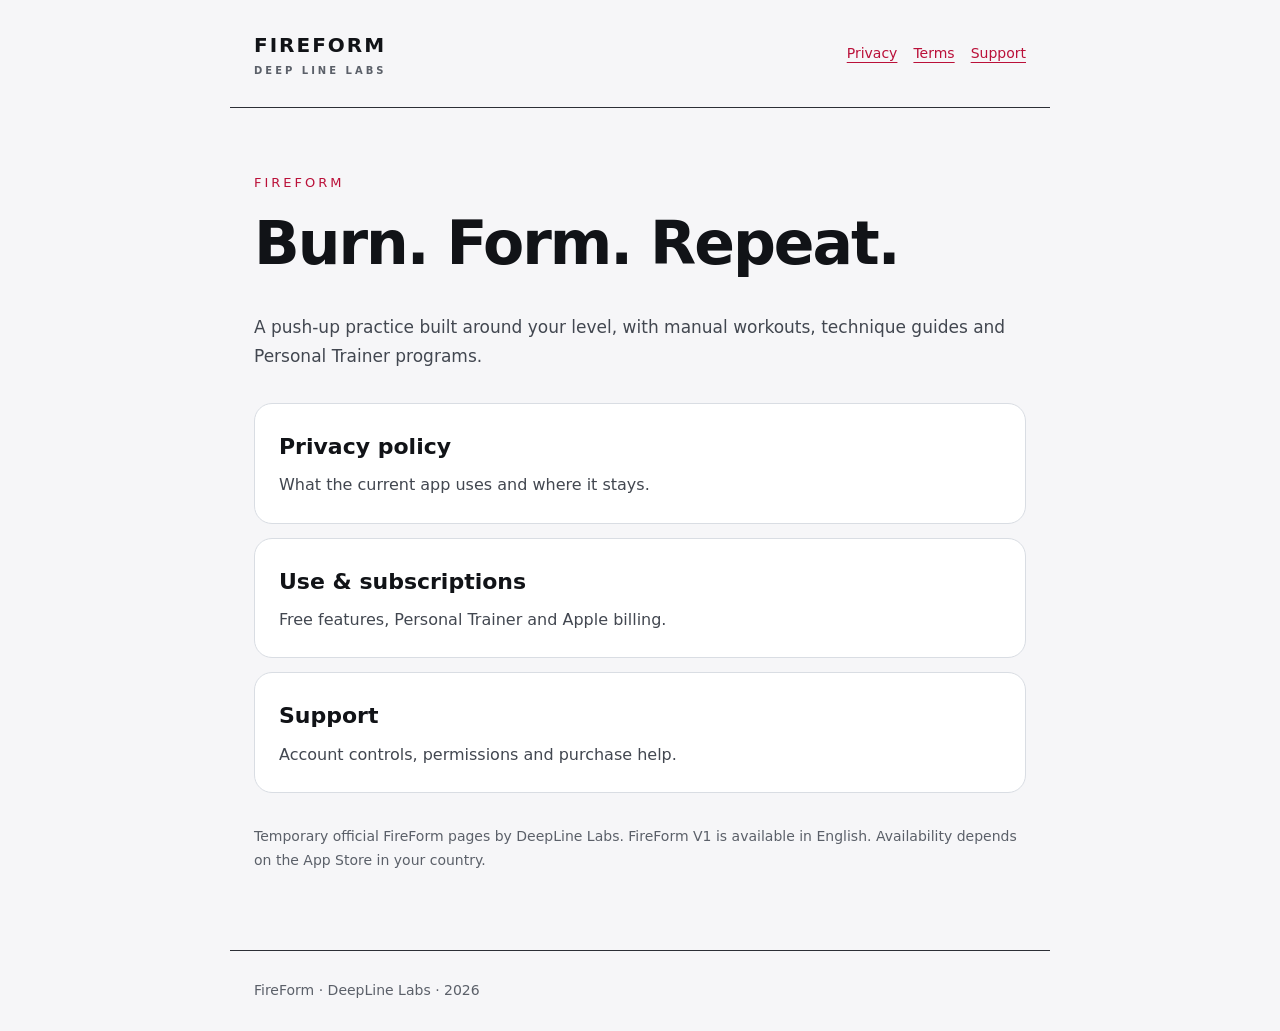
<file: index.html>
<!doctype html><html lang="en"><head><meta charset="utf-8"><meta name="viewport" content="width=device-width,initial-scale=1"><meta name="color-scheme" content="dark light"><title>FireForm · FireForm</title><link rel="stylesheet" href="style.css"></head><body><a class="skip" href="#main">Skip to content</a><header><a class="brand" href="index.html">FIREFORM<span>DEEP LINE LABS</span></a><nav aria-label="Site"><a href="privacy.html">Privacy</a><a href="terms.html">Terms</a><a href="support.html">Support</a></nav></header><main id="main"><p class="eyebrow">FIREFORM</p><h1>Burn. Form. Repeat.</h1><p>A push-up practice built around your level, with manual workouts, technique guides and Personal Trainer programs.</p><div class="cards"><a href="privacy.html"><strong>Privacy policy</strong><span>What the current app uses and where it stays.</span></a><a href="terms.html"><strong>Use & subscriptions</strong><span>Free features, Personal Trainer and Apple billing.</span></a><a href="support.html"><strong>Support</strong><span>Account controls, permissions and purchase help.</span></a></div><p class="muted">Temporary official FireForm pages by DeepLine Labs. FireForm V1 is available in English. Availability depends on the App Store in your country.</p></main><footer>FireForm · DeepLine Labs · 2026</footer></body></html>
</file>
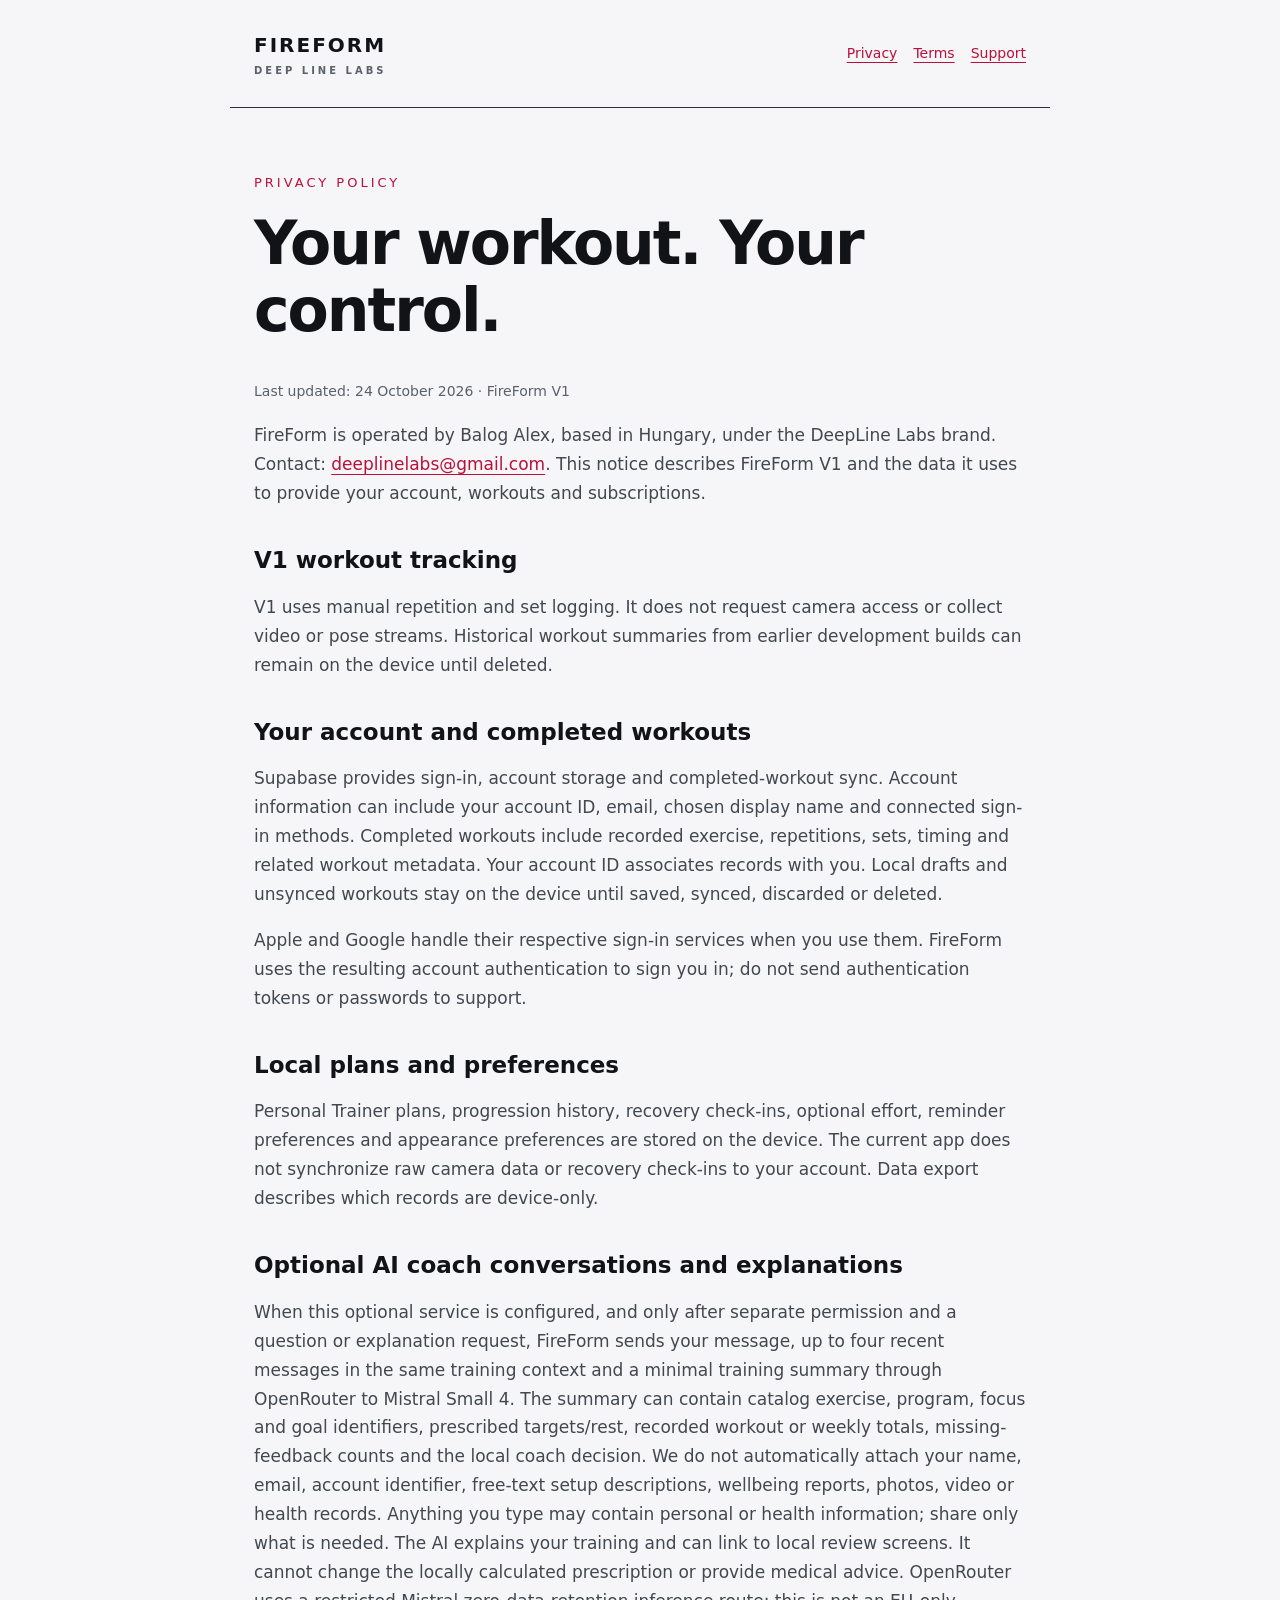
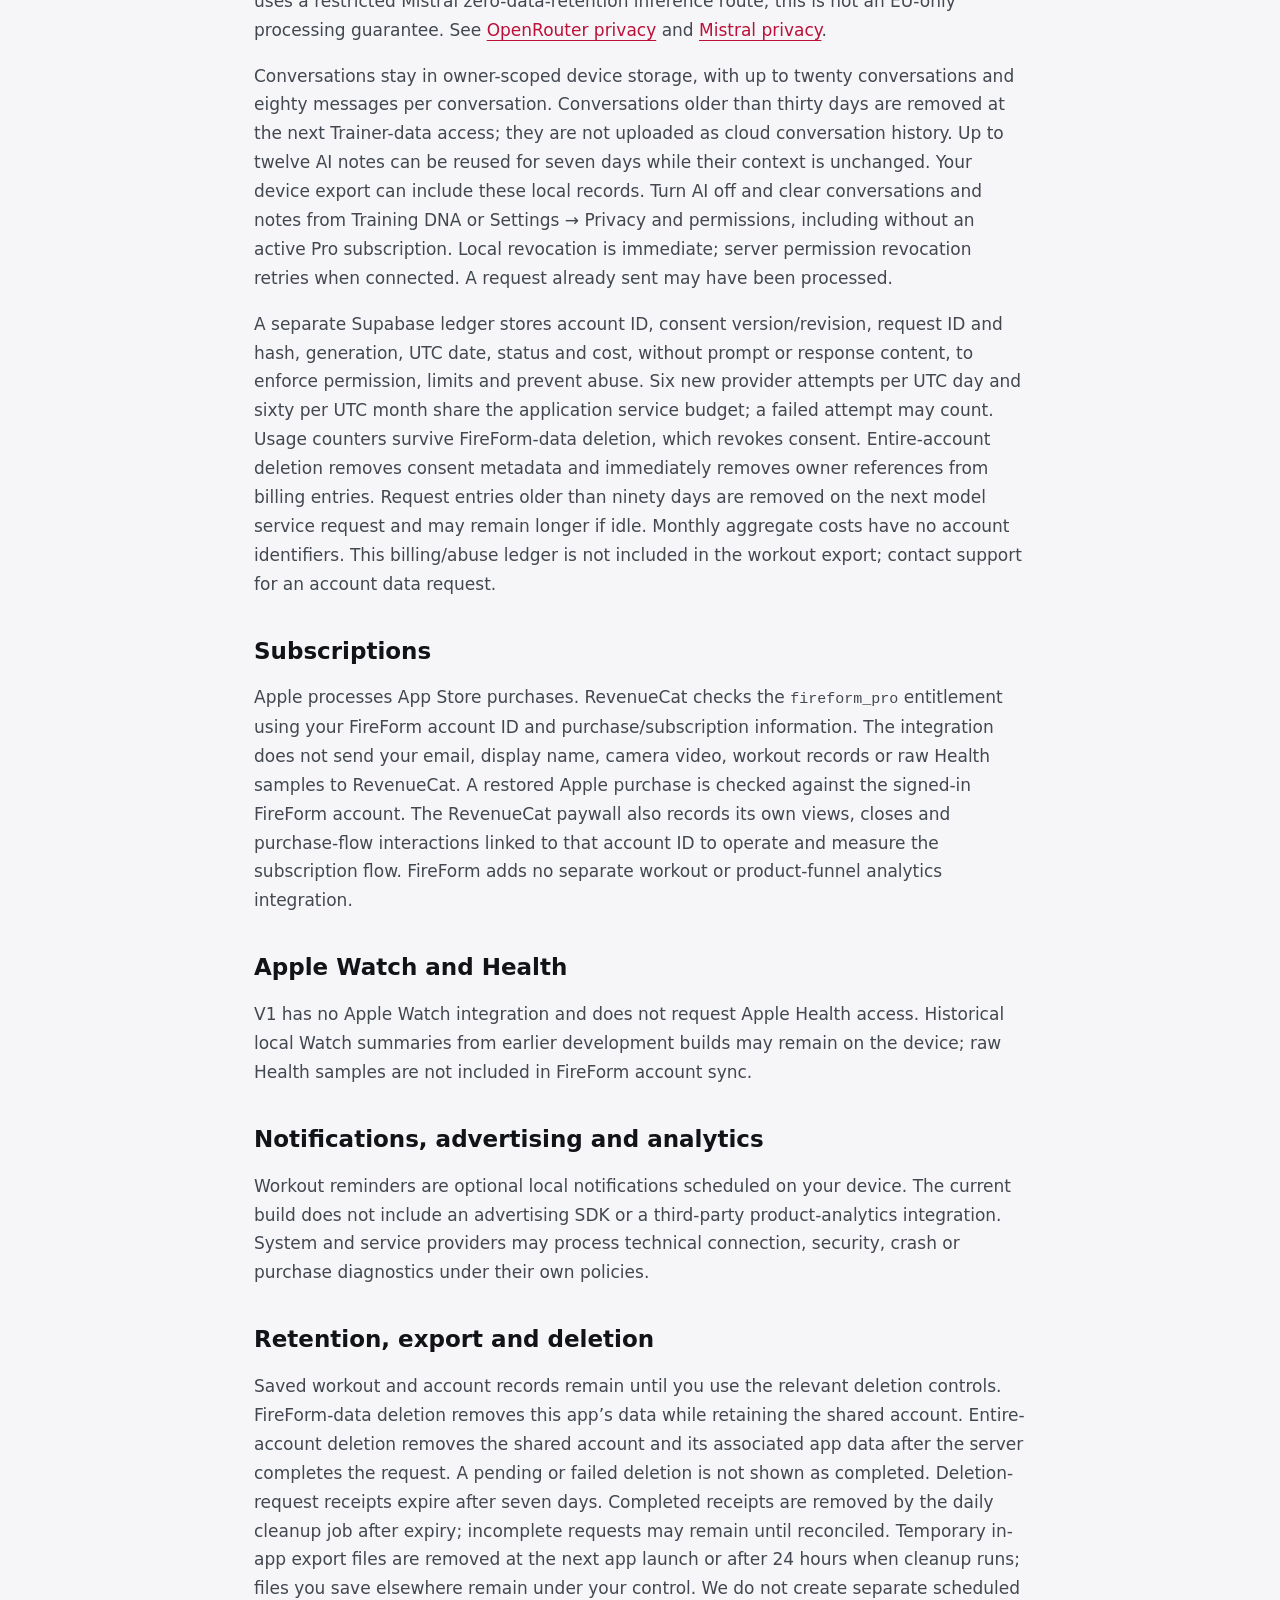
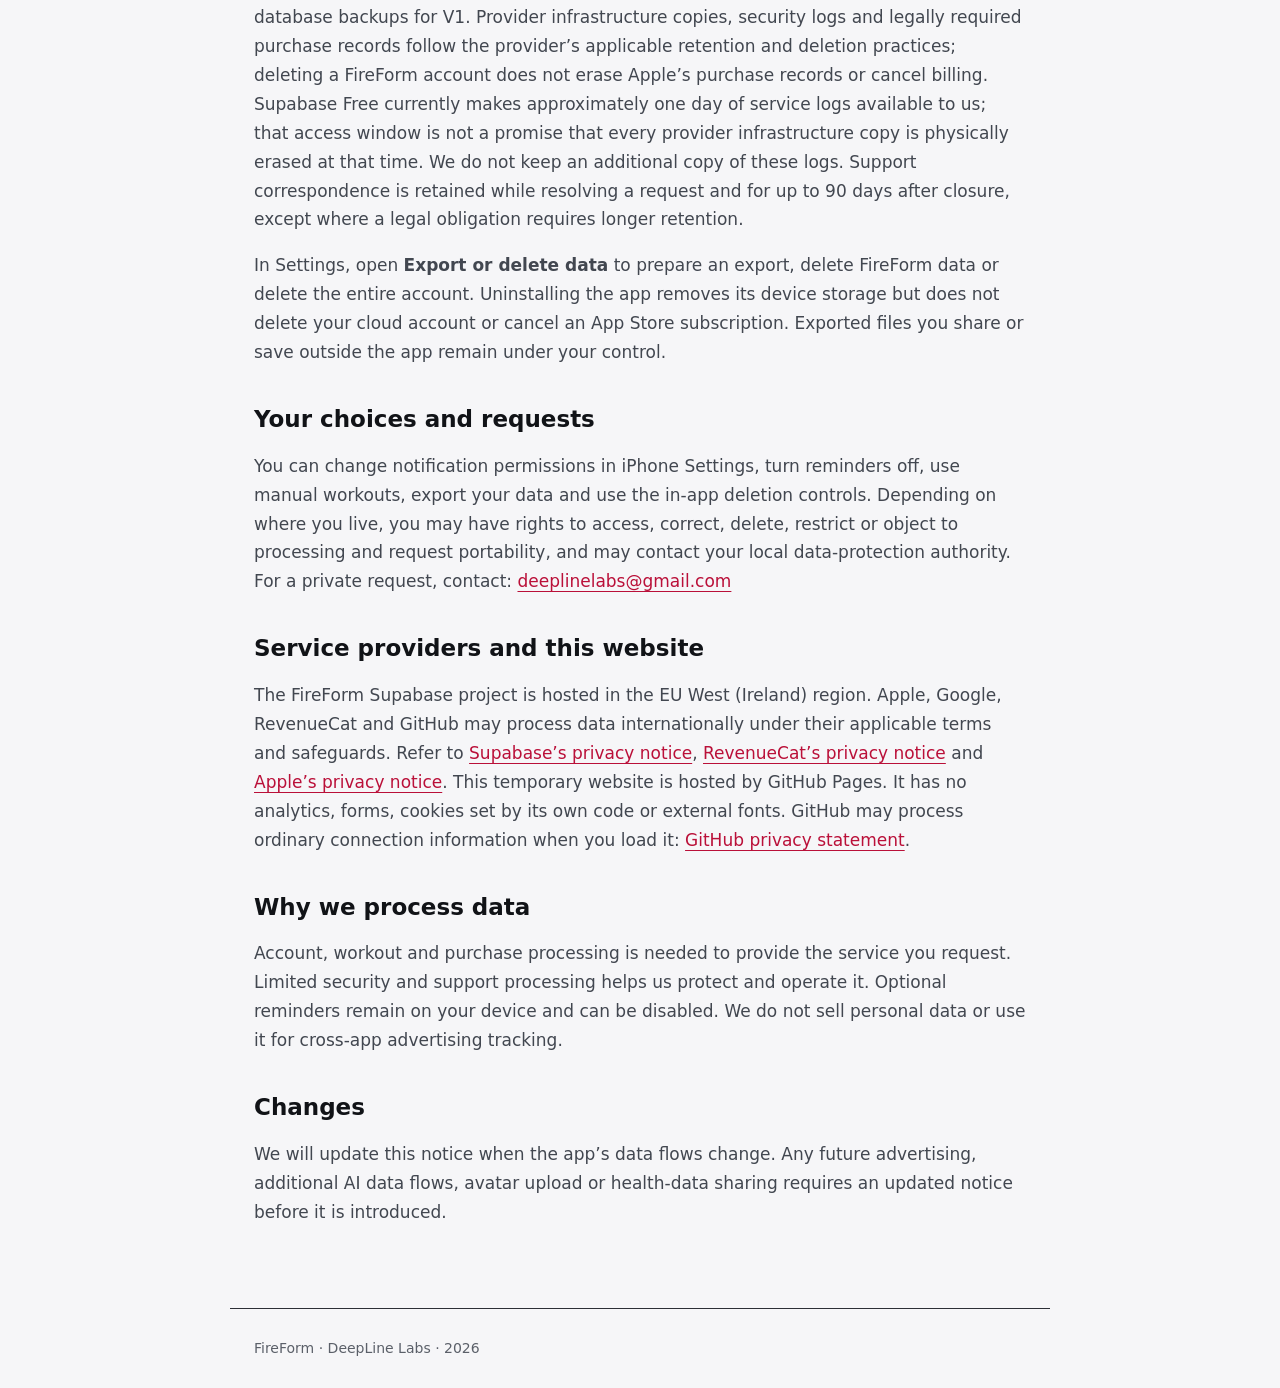
<file: privacy.html>
<!doctype html><html lang="en"><head><meta charset="utf-8"><meta name="viewport" content="width=device-width,initial-scale=1"><meta name="color-scheme" content="dark light"><title>Privacy policy · FireForm</title><link rel="stylesheet" href="style.css"></head><body><a class="skip" href="#main">Skip to content</a><header><a class="brand" href="index.html">FIREFORM<span>DEEP LINE LABS</span></a><nav aria-label="Site"><a href="privacy.html">Privacy</a><a href="terms.html">Terms</a><a href="support.html">Support</a></nav></header><main id="main"><p class="eyebrow">PRIVACY POLICY</p><h1>Your workout. Your control.</h1><p class="muted">Last updated: 24 October 2026 · FireForm V1</p><p>FireForm is operated by Balog Alex, based in Hungary, under the DeepLine Labs brand. Contact: <a href="mailto:deeplinelabs@gmail.com">deeplinelabs@gmail.com</a>. This notice describes FireForm V1 and the data it uses to provide your account, workouts and subscriptions.</p>
<h2>V1 workout tracking</h2><p>V1 uses manual repetition and set logging. It does not request camera access or collect video or pose streams. Historical workout summaries from earlier development builds can remain on the device until deleted.</p>
<h2>Your account and completed workouts</h2><p>Supabase provides sign-in, account storage and completed-workout sync. Account information can include your account ID, email, chosen display name and connected sign-in methods. Completed workouts include recorded exercise, repetitions, sets, timing and related workout metadata. Your account ID associates records with you. Local drafts and unsynced workouts stay on the device until saved, synced, discarded or deleted.</p><p>Apple and Google handle their respective sign-in services when you use them. FireForm uses the resulting account authentication to sign you in; do not send authentication tokens or passwords to support.</p>
<h2>Local plans and preferences</h2><p>Personal Trainer plans, progression history, recovery check-ins, optional effort, reminder preferences and appearance preferences are stored on the device. The current app does not synchronize raw camera data or recovery check-ins to your account. Data export describes which records are device-only.</p>
<h2>Optional AI coach conversations and explanations</h2><p>When this optional service is configured, and only after separate permission and a question or explanation request, FireForm sends your message, up to four recent messages in the same training context and a minimal training summary through OpenRouter to Mistral Small 4. The summary can contain catalog exercise, program, focus and goal identifiers, prescribed targets/rest, recorded workout or weekly totals, missing-feedback counts and the local coach decision. We do not automatically attach your name, email, account identifier, free-text setup descriptions, wellbeing reports, photos, video or health records. Anything you type may contain personal or health information; share only what is needed. The AI explains your training and can link to local review screens. It cannot change the locally calculated prescription or provide medical advice. OpenRouter uses a restricted Mistral zero-data-retention inference route; this is not an EU-only processing guarantee. See <a href="https://openrouter.ai/privacy">OpenRouter privacy</a> and <a href="https://legal.mistral.ai/terms/privacy-policy/">Mistral privacy</a>.</p><p>Conversations stay in owner-scoped device storage, with up to twenty conversations and eighty messages per conversation. Conversations older than thirty days are removed at the next Trainer-data access; they are not uploaded as cloud conversation history. Up to twelve AI notes can be reused for seven days while their context is unchanged. Your device export can include these local records. Turn AI off and clear conversations and notes from Training DNA or Settings → Privacy and permissions, including without an active Pro subscription. Local revocation is immediate; server permission revocation retries when connected. A request already sent may have been processed.</p><p>A separate Supabase ledger stores account ID, consent version/revision, request ID and hash, generation, UTC date, status and cost, without prompt or response content, to enforce permission, limits and prevent abuse. Six new provider attempts per UTC day and sixty per UTC month share the application service budget; a failed attempt may count. Usage counters survive FireForm-data deletion, which revokes consent. Entire-account deletion removes consent metadata and immediately removes owner references from billing entries. Request entries older than ninety days are removed on the next model service request and may remain longer if idle. Monthly aggregate costs have no account identifiers. This billing/abuse ledger is not included in the workout export; contact support for an account data request.</p>
<h2>Subscriptions</h2><p>Apple processes App Store purchases. RevenueCat checks the <code>fireform_pro</code> entitlement using your FireForm account ID and purchase/subscription information. The integration does not send your email, display name, camera video, workout records or raw Health samples to RevenueCat. A restored Apple purchase is checked against the signed-in FireForm account. The RevenueCat paywall also records its own views, closes and purchase-flow interactions linked to that account ID to operate and measure the subscription flow. FireForm adds no separate workout or product-funnel analytics integration.</p>
<h2>Apple Watch and Health</h2><p>V1 has no Apple Watch integration and does not request Apple Health access. Historical local Watch summaries from earlier development builds may remain on the device; raw Health samples are not included in FireForm account sync.</p>
<h2>Notifications, advertising and analytics</h2><p>Workout reminders are optional local notifications scheduled on your device. The current build does not include an advertising SDK or a third-party product-analytics integration. System and service providers may process technical connection, security, crash or purchase diagnostics under their own policies.</p>
<h2>Retention, export and deletion</h2><p>Saved workout and account records remain until you use the relevant deletion controls. FireForm-data deletion removes this app’s data while retaining the shared account. Entire-account deletion removes the shared account and its associated app data after the server completes the request. A pending or failed deletion is not shown as completed. Deletion-request receipts expire after seven days. Completed receipts are removed by the daily cleanup job after expiry; incomplete requests may remain until reconciled. Temporary in-app export files are removed at the next app launch or after 24 hours when cleanup runs; files you save elsewhere remain under your control. We do not create separate scheduled database backups for V1. Provider infrastructure copies, security logs and legally required purchase records follow the provider’s applicable retention and deletion practices; deleting a FireForm account does not erase Apple’s purchase records or cancel billing. Supabase Free currently makes approximately one day of service logs available to us; that access window is not a promise that every provider infrastructure copy is physically erased at that time. We do not keep an additional copy of these logs. Support correspondence is retained while resolving a request and for up to 90 days after closure, except where a legal obligation requires longer retention.</p><p>In Settings, open <strong>Export or delete data</strong> to prepare an export, delete FireForm data or delete the entire account. Uninstalling the app removes its device storage but does not delete your cloud account or cancel an App Store subscription. Exported files you share or save outside the app remain under your control.</p>
<h2>Your choices and requests</h2><p>You can change notification permissions in iPhone Settings, turn reminders off, use manual workouts, export your data and use the in-app deletion controls. Depending on where you live, you may have rights to access, correct, delete, restrict or object to processing and request portability, and may contact your local data-protection authority. For a private request, contact: <a href="mailto:deeplinelabs@gmail.com">deeplinelabs@gmail.com</a></p>
<h2>Service providers and this website</h2><p>The FireForm Supabase project is hosted in the EU West (Ireland) region. Apple, Google, RevenueCat and GitHub may process data internationally under their applicable terms and safeguards. Refer to <a href="https://supabase.com/privacy">Supabase’s privacy notice</a>, <a href="https://www.revenuecat.com/privacy">RevenueCat’s privacy notice</a> and <a href="https://www.apple.com/legal/privacy/">Apple’s privacy notice</a>. This temporary website is hosted by GitHub Pages. It has no analytics, forms, cookies set by its own code or external fonts. GitHub may process ordinary connection information when you load it: <a href="https://docs.github.com/en/site-policy/privacy-policies/github-general-privacy-statement">GitHub privacy statement</a>.</p>
<h2>Why we process data</h2><p>Account, workout and purchase processing is needed to provide the service you request. Limited security and support processing helps us protect and operate it. Optional reminders remain on your device and can be disabled. We do not sell personal data or use it for cross-app advertising tracking.</p>
<h2>Changes</h2><p>We will update this notice when the app’s data flows change. Any future advertising, additional AI data flows, avatar upload or health-data sharing requires an updated notice before it is introduced.</p></main><footer>FireForm · DeepLine Labs · 2026</footer></body></html>
</file>
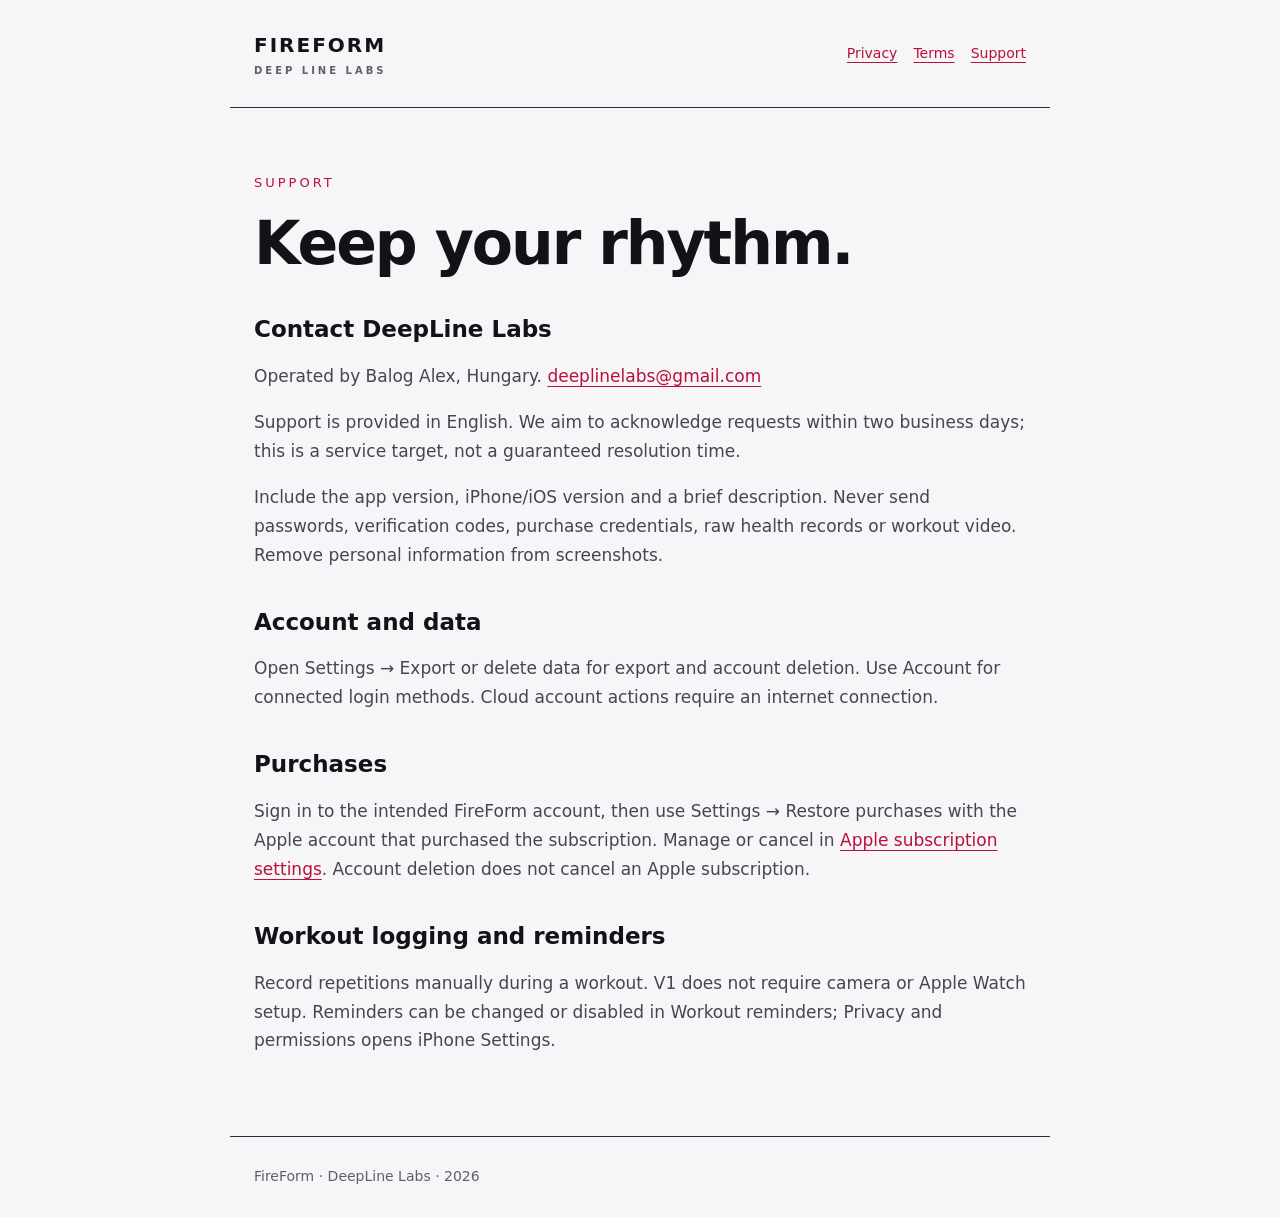
<file: support.html>
<!doctype html><html lang="en"><head><meta charset="utf-8"><meta name="viewport" content="width=device-width,initial-scale=1"><meta name="color-scheme" content="dark light"><title>Support · FireForm</title><link rel="stylesheet" href="style.css"></head><body><a class="skip" href="#main">Skip to content</a><header><a class="brand" href="index.html">FIREFORM<span>DEEP LINE LABS</span></a><nav aria-label="Site"><a href="privacy.html">Privacy</a><a href="terms.html">Terms</a><a href="support.html">Support</a></nav></header><main id="main"><p class="eyebrow">SUPPORT</p><h1>Keep your rhythm.</h1><h2>Contact DeepLine Labs</h2><p>Operated by Balog Alex, Hungary. <a href="mailto:deeplinelabs@gmail.com">deeplinelabs@gmail.com</a></p><p>Support is provided in English. We aim to acknowledge requests within two business days; this is a service target, not a guaranteed resolution time.</p><p>Include the app version, iPhone/iOS version and a brief description. Never send passwords, verification codes, purchase credentials, raw health records or workout video. Remove personal information from screenshots.</p><h2>Account and data</h2><p>Open Settings → Export or delete data for export and account deletion. Use Account for connected login methods. Cloud account actions require an internet connection.</p><h2>Purchases</h2><p>Sign in to the intended FireForm account, then use Settings → Restore purchases with the Apple account that purchased the subscription. Manage or cancel in <a href="https://apps.apple.com/account/subscriptions">Apple subscription settings</a>. Account deletion does not cancel an Apple subscription.</p><h2>Workout logging and reminders</h2><p>Record repetitions manually during a workout. V1 does not require camera or Apple Watch setup. Reminders can be changed or disabled in Workout reminders; Privacy and permissions opens iPhone Settings.</p></main><footer>FireForm · DeepLine Labs · 2026</footer></body></html>
</file>
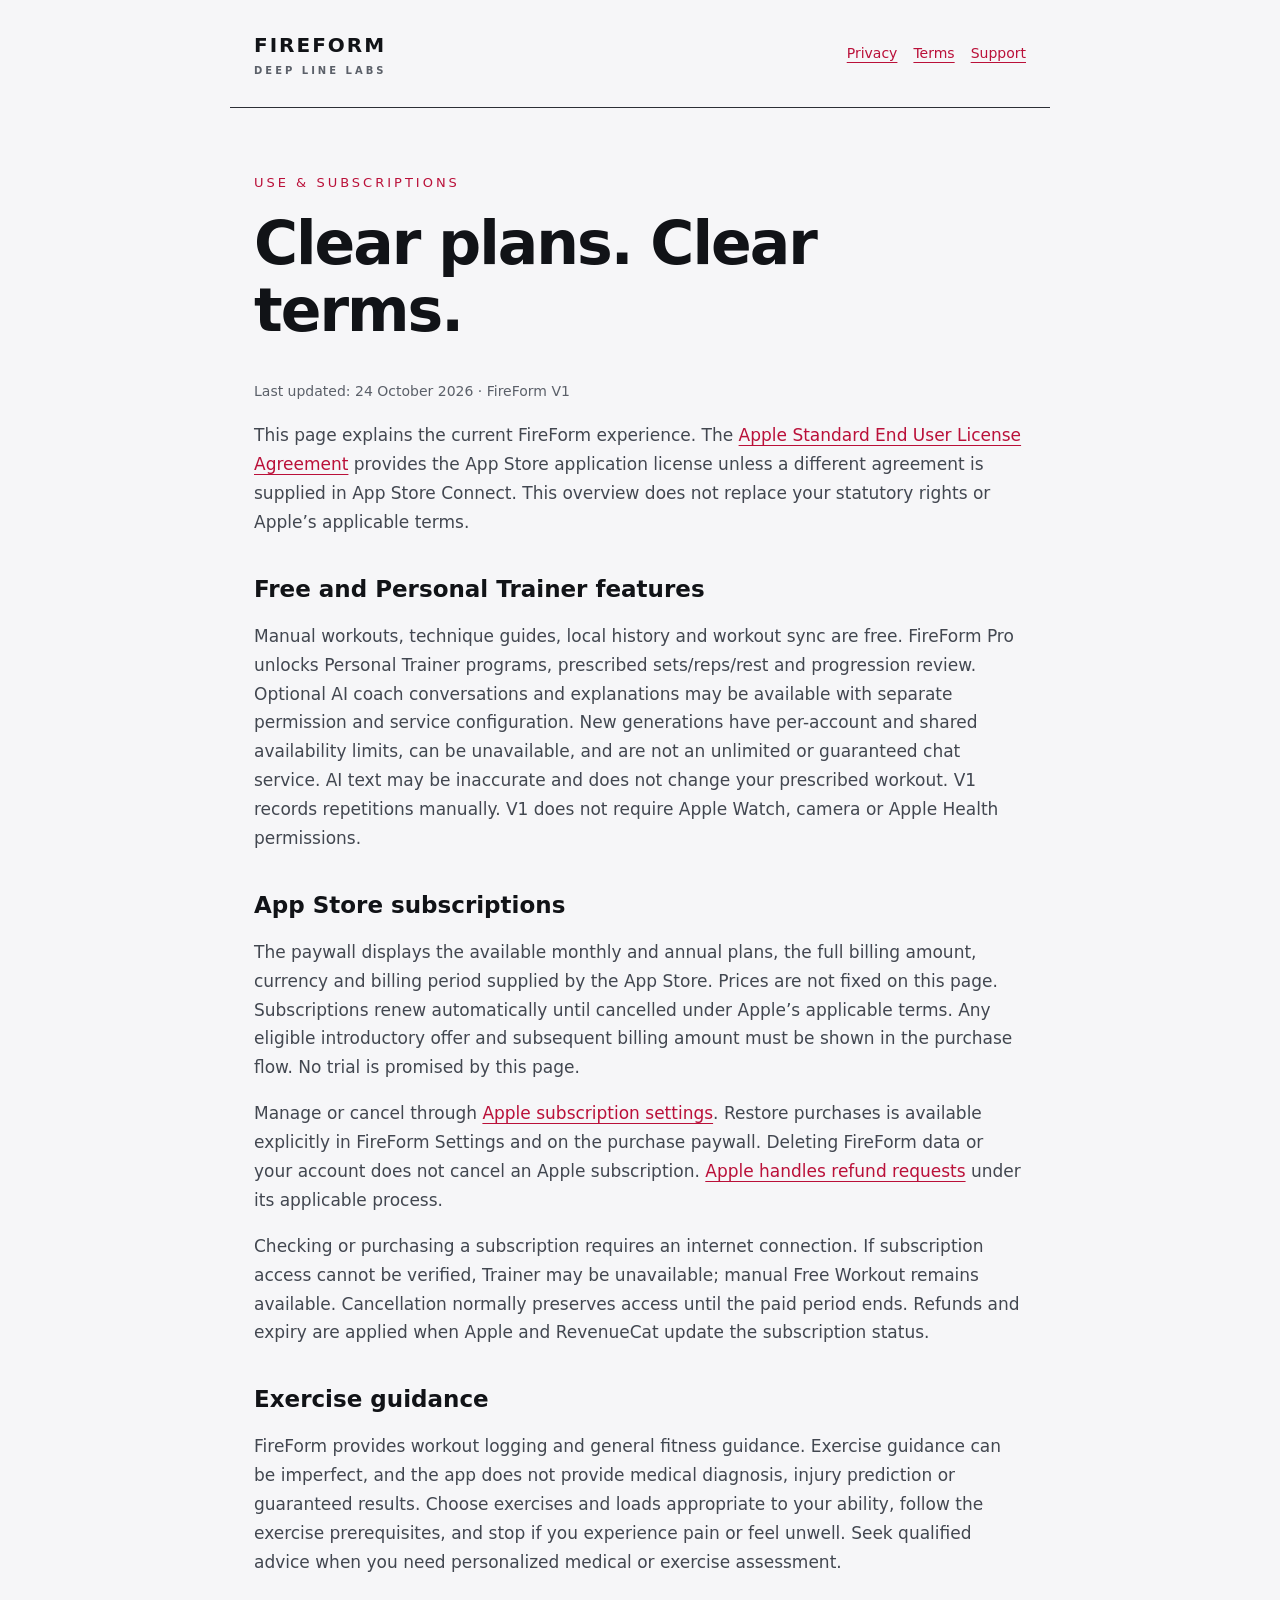
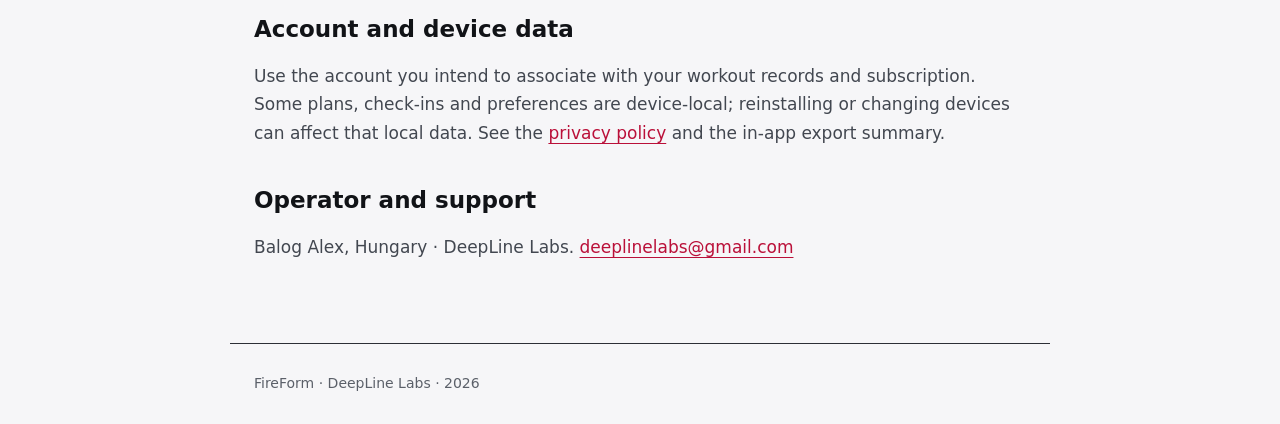
<file: terms.html>
<!doctype html><html lang="en"><head><meta charset="utf-8"><meta name="viewport" content="width=device-width,initial-scale=1"><meta name="color-scheme" content="dark light"><title>Use & subscriptions · FireForm</title><link rel="stylesheet" href="style.css"></head><body><a class="skip" href="#main">Skip to content</a><header><a class="brand" href="index.html">FIREFORM<span>DEEP LINE LABS</span></a><nav aria-label="Site"><a href="privacy.html">Privacy</a><a href="terms.html">Terms</a><a href="support.html">Support</a></nav></header><main id="main"><p class="eyebrow">USE & SUBSCRIPTIONS</p><h1>Clear plans. Clear terms.</h1><p class="muted">Last updated: 24 October 2026 · FireForm V1</p><p>This page explains the current FireForm experience. The <a href="https://www.apple.com/legal/internet-services/itunes/dev/stdeula/">Apple Standard End User License Agreement</a> provides the App Store application license unless a different agreement is supplied in App Store Connect. This overview does not replace your statutory rights or Apple’s applicable terms.</p>
<h2>Free and Personal Trainer features</h2><p>Manual workouts, technique guides, local history and workout sync are free. FireForm Pro unlocks Personal Trainer programs, prescribed sets/reps/rest and progression review. Optional AI coach conversations and explanations may be available with separate permission and service configuration. New generations have per-account and shared availability limits, can be unavailable, and are not an unlimited or guaranteed chat service. AI text may be inaccurate and does not change your prescribed workout. V1 records repetitions manually. V1 does not require Apple Watch, camera or Apple Health permissions.</p>
<h2>App Store subscriptions</h2><p>The paywall displays the available monthly and annual plans, the full billing amount, currency and billing period supplied by the App Store. Prices are not fixed on this page. Subscriptions renew automatically until cancelled under Apple’s applicable terms. Any eligible introductory offer and subsequent billing amount must be shown in the purchase flow. No trial is promised by this page.</p><p>Manage or cancel through <a href="https://apps.apple.com/account/subscriptions">Apple subscription settings</a>. Restore purchases is available explicitly in FireForm Settings and on the purchase paywall. Deleting FireForm data or your account does not cancel an Apple subscription. <a href="https://reportaproblem.apple.com/">Apple handles refund requests</a> under its applicable process.</p>
<p>Checking or purchasing a subscription requires an internet connection. If subscription access cannot be verified, Trainer may be unavailable; manual Free Workout remains available. Cancellation normally preserves access until the paid period ends. Refunds and expiry are applied when Apple and RevenueCat update the subscription status.</p>
<h2>Exercise guidance</h2><p>FireForm provides workout logging and general fitness guidance. Exercise guidance can be imperfect, and the app does not provide medical diagnosis, injury prediction or guaranteed results. Choose exercises and loads appropriate to your ability, follow the exercise prerequisites, and stop if you experience pain or feel unwell. Seek qualified advice when you need personalized medical or exercise assessment.</p>
<h2>Account and device data</h2><p>Use the account you intend to associate with your workout records and subscription. Some plans, check-ins and preferences are device-local; reinstalling or changing devices can affect that local data. See the <a href="privacy.html">privacy policy</a> and the in-app export summary.</p>
<h2>Operator and support</h2><p>Balog Alex, Hungary · DeepLine Labs. <a href="mailto:deeplinelabs@gmail.com">deeplinelabs@gmail.com</a></p></main><footer>FireForm · DeepLine Labs · 2026</footer></body></html>
</file>
<file: style.css>
*{box-sizing:border-box}html{background:#111317;color:#fff;font-family:system-ui,-apple-system,sans-serif;line-height:1.7}body{margin:0}header,main,footer{max-width:820px;margin:auto;padding:28px 24px}header{display:flex;justify-content:space-between;align-items:center;gap:24px;border-bottom:1px solid #2c2f36}a{color:#ff6b89;text-underline-offset:4px}a:focus-visible{outline:3px solid #ff6b89;outline-offset:5px}.brand{font-size:20px;font-weight:800;letter-spacing:2px;text-decoration:none;color:#fff}.brand span{display:block;font-size:10px;color:#c9cdd2;letter-spacing:3px}nav{display:flex;flex-wrap:wrap;gap:16px}nav a{display:inline-flex;align-items:center;min-height:44px;font-size:14px}.eyebrow{letter-spacing:3px;font-size:13px;color:#ff6b89;margin-top:36px}h1{font-size:clamp(34px,7vw,60px);letter-spacing:-2px;line-height:1.12;margin:16px 0 36px}h2{font-size:23px;line-height:1.3;margin:38px 0 12px}p{font-size:17px;color:#c9cdd2}.muted,footer{font-size:14px;color:#9da3af}.cards{display:grid;gap:14px;margin:32px 0}.cards a{display:block;text-decoration:none;padding:24px;background:#1a1d23;border:1px solid #2c2f36;border-radius:18px}.cards strong{display:block;font-size:22px;color:#fff}.cards span{display:block;color:#c9cdd2;margin-top:6px}footer{border-top:1px solid #2c2f36;margin-top:36px}.skip{position:absolute;left:16px;top:-80px;background:#111317;padding:12px}.skip:focus{top:12px}code{font-size:15px}@media(max-width:500px){header{align-items:flex-start;flex-direction:column;gap:8px}header,main,footer{padding:20px}h1{letter-spacing:-1px}}@media(prefers-color-scheme:light){html{background:#f6f6f8;color:#111317}p,.cards span{color:#424750}a,.eyebrow{color:#ba1039}.brand,.cards strong{color:#111317}.brand span,.muted,footer{color:#5b6069}.cards a{background:#fff;border-color:#d9dde3}.skip{background:#fff}}
</file>
